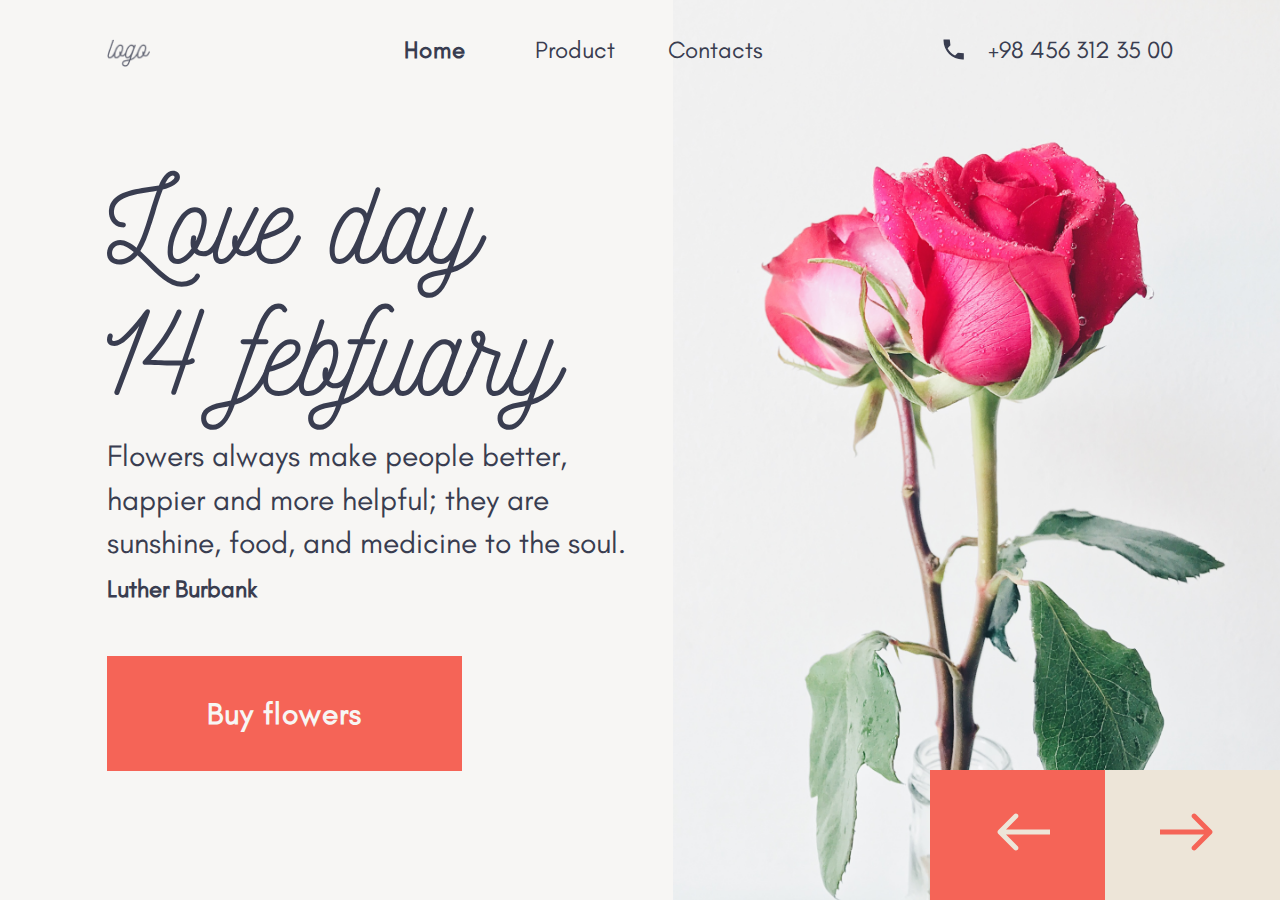
<file: index.html>
<!DOCTYPE html>
<html lang="en">
    <head>
        <meta charset="UTF-8">
        <meta name="viewport" content="width=device-width, initial-scale=1.0">
        <title>Flowerful Moments</title>
        <link property="stylesheet" rel="stylesheet" type="text/css" href="css/reset.css">
        <link property="stylesheet" rel="stylesheet" type="text/css" href="css/styles.css">
        <link rel="icon" href="images/logo.ico" type="image/x-icon">
        <link rel="canonical" href="http://flowerful-moments.com" />
    </head>
    <body class="page">
        <header class="header page__header">
            <div class="logo header__logo">
                <a href="index.html"><img class="logo__image" src="images/logo.png" alt="flowerful moments" /></a>
            </div>
            <nav class="nav header__nav">
                <ul class="nav__list">
                    <li class="nav__item nav__item--bold"><a class="nav__link" href="index.html">Home</a></li>
                    <li class="nav__item"><a class="nav__link" href="product.html">Product</a></li>
                    <li class="nav__item"><a class="nav__link" href="contacts.html">Contacts</a></li>
                </ul>
            </nav>
            <div class="phone header__phone">
                <a class="phone__link" href="tel:+984563123500"><svg class="phone__icon" width="21" height="21" viewBox="0 0 22 22" fill="none" xmlns="http://www.w3.org/2000/svg">
                    <path d="M21.8101 15.0367L15.584 14.325L12.6067 17.265C9.25287 15.5806 6.52682 12.8886 4.82109 9.57667L7.81012 6.625L7.08944 0.5H0.57974C-0.105492 12.3767 9.78311 22.1417 21.8101 21.465V15.0367Z" fill="#393D50"/>
                </svg>+98 456 312 35 00</a>
            </div>
        </header>
        <main class="main page__main">
            <div class="container main__container main__container--active">
                <div class="container-left container__container-left">
                    <div class="container-left__title">
                        <h2>Love day<br>14 febfuary</h2>
                    </div>
                    <p class="container-left__p">Flowers always make people better, happier and more helpful; they are sunshine, food, and medicine to the soul.<br><strong>Luther Burbank</strong></p>
                    <a class="container__link" href="product.html"><button type="button" name="buy" class="button container-left__button">Buy flowers</button></a>
                </div>
                <div class="container-right container__container-right">
                    <img class="container-right__image" src="images/main1.png" alt="roses" />
                </div>
            </div>
            <div class="container main__container">
                <div class="container-left container__container-left">
                    <div class="container-left__title">
                        <h2>We deliver<br>flowers</h2>
                    </div>
                    <p class="container-left__p">Want to make your love<br>sweet and enjoyable?<br>Order flower delivery with<br>a congratulation or recognition!</p>
                    <a class="container__link" href="#"><button type="button" name="about" class="button container-left__button">More details</button></a>
                </div>
                <div class="container-right container__container-right">
                    <img class="container-right__image" src="images/bouquet.png" alt="bouquet" />
                </div>
            </div>
            <div class="container main__container">
                <div class="container-left container__container-left">
                    <div class="container-left__title">
                        <h2>Reviews</h2>
                    </div>
                    <p class="container-left__p">“These guys are doing their job very well.<br>Delivery with branded chips<br>was remembered for a long time.”<br><strong>Den Begerson</strong></p>
                    <a class="container__link" href="#"><button type="button" name="more" class="button container-left__button">Read more</button></a>
                </div>
                <div class="container-right container__container-right">
                    <img class="container-right__image" src="images/roses.png" alt="review" />
                </div>
            </div>
        </main>
        <button  type="button" name="previous" class="left-arrow page__left-arrow" onclick="next(-1)"><svg width="53" height="38" viewBox="0 0 53 38" fill="none" xmlns="http://www.w3.org/2000/svg">
            <path d="M1.23223 17.2322C0.255924 18.2085 0.255924 19.7915 1.23223 20.7678L17.1421 36.6777C18.1184 37.654 19.7014 37.654 20.6777 36.6777C21.654 35.7014 21.654 34.1184 20.6777 33.1421L6.53553 19L20.6777 4.85787C21.654 3.88156 21.654 2.29864 20.6777 1.32233C19.7014 0.346023 18.1184 0.346023 17.1421 1.32233L1.23223 17.2322ZM53 16.5L3 16.5L3 21.5L53 21.5L53 16.5Z" fill="#EDE5D8"/></svg>
        </button>
        <button type="button" name="next" class="right-arrow page__right-arrow" onclick="next(1)"><svg width="53" height="38" viewBox="0 0 53 38" fill="none" xmlns="http://www.w3.org/2000/svg">
            <path d="M51.7678 17.2322C52.7441 18.2085 52.7441 19.7915 51.7678 20.7678L35.8579 36.6777C34.8816 37.654 33.2986 37.654 32.3223 36.6777C31.346 35.7014 31.346 34.1184 32.3223 33.1421L46.4645 19L32.3223 4.85786C31.346 3.88155 31.346 2.29864 32.3223 1.32233C33.2986 0.346017 34.8816 0.346017 35.8579 1.32233L51.7678 17.2322ZM-2.2466e-07 16.5L50 16.5L50 21.5L2.2466e-07 21.5L-2.2466e-07 16.5Z" fill="#F56457"/></svg>
        </button>
        <script src="js/slider.js"></script>
    </body>
</html>
</file>
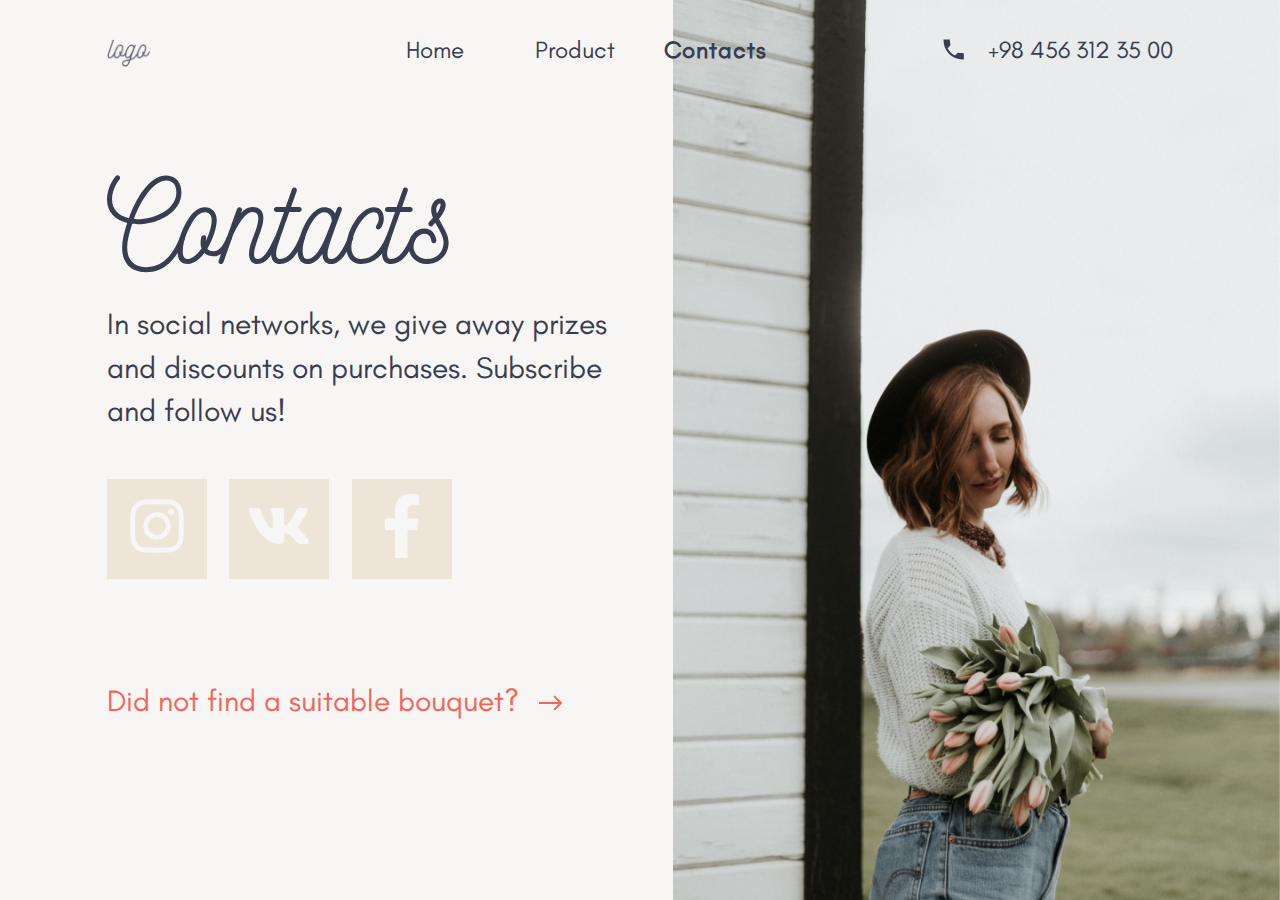
<file: contacts.html>
<!DOCTYPE html>
<html lang="en">
<head>
    <meta charset="UTF-8">
    <meta name="viewport" content="width=device-width, initial-scale=1.0">
    <title>Flowerful Moments</title>
    <link property="stylesheet" rel="stylesheet" type="text/css" href="css/reset.css">
    <link property="stylesheet" rel="stylesheet" type="text/css" href="css/styles.css">
    <link property="stylesheet" rel="stylesheet" type="text/css" href="css/contacts.css">
    <link rel="icon" href="images/logo.ico" type="image/x-icon">
    <link rel="canonical" href="http://flowerful-moments.com/contacts" />
</head>
<body class="page">
<header class="header page__header">
    <div class="logo header__logo">
        <a href="index.html"><img class="logo__image" src="images/logo.png" alt="flowerful moments" /></a>
    </div>
    <nav class="nav header__nav">
        <ul class="nav__list">
            <li class="nav__item"><a class="nav__link" href="index.html">Home</a></li>
            <li class="nav__item"><a class="nav__link" href="product.html">Product</a></li>
            <li class="nav__item nav__item--bold"><a class="nav__link" href="contacts.html">Contacts</a></li>
        </ul>
    </nav>
    <div class="phone header__phone">
        <a class="phone__link" href="tel:+984563123500"><svg class="phone__icon" width="21" height="21" viewBox="0 0 22 22" fill="none" xmlns="http://www.w3.org/2000/svg">
            <path d="M21.8101 15.0367L15.584 14.325L12.6067 17.265C9.25287 15.5806 6.52682 12.8886 4.82109 9.57667L7.81012 6.625L7.08944 0.5H0.57974C-0.105492 12.3767 9.78311 22.1417 21.8101 21.465V15.0367Z" fill="#393D50"/>
        </svg>+98 456 312 35 00</a>
    </div>
</header>
<main class="main page__main">
    <div class="container main__container main__container--active">
        <div class="container-left container__container-left">
            <div class="container-left__title">
                <h2>Contacts</h2>
            </div>
            <p class="container-left__p">In social networks, we give away prizes and discounts on purchases. Subscribe and follow us!</p>
            <div class="soc-net container-left__soc-net">
                <a href="#" class="soc-net__link"><button class="soc-net__btn" type="button" name="instagram"><svg width="54" height="54" viewBox="0 0 54 54" fill="none" xmlns="http://www.w3.org/2000/svg">
                    <path class="soc-net__icon" d="M41.24 9.56004C40.6071 9.56004 39.9884 9.74772 39.4622 10.0993C38.9359 10.451 38.5258 10.9507 38.2836 11.5355C38.0414 12.1202 37.978 12.7636 38.1015 13.3843C38.2249 14.0051 38.5297 14.5753 38.9772 15.0228C39.4248 15.4703 39.995 15.7751 40.6157 15.8986C41.2364 16.022 41.8798 15.9587 42.4646 15.7165C43.0493 15.4743 43.5491 15.0641 43.9007 14.5379C44.2523 14.0116 44.44 13.3929 44.44 12.76C44.44 11.9113 44.1028 11.0974 43.5027 10.4973C42.9026 9.89718 42.0887 9.56004 41.24 9.56004ZM53.5066 16.0134C53.4548 13.8008 53.0404 11.6118 52.28 9.53337C51.6019 7.75506 50.5466 6.14478 49.1866 4.81337C47.8662 3.44651 46.2521 2.39784 44.4666 1.74671C42.3937 0.963136 40.2022 0.539267 37.9866 0.493374C35.16 0.333374 34.2533 0.333374 27 0.333374C19.7466 0.333374 18.84 0.333374 16.0133 0.493374C13.7977 0.539267 11.6062 0.963136 9.53331 1.74671C7.75112 2.40444 6.13847 3.4522 4.81331 4.81337C3.44645 6.13385 2.39778 7.74788 1.74665 9.53337C0.963075 11.6063 0.539206 13.7978 0.493313 16.0134C0.333313 18.84 0.333313 19.7467 0.333313 27C0.333313 34.2534 0.333313 35.16 0.493313 37.9867C0.539206 40.2023 0.963075 42.3938 1.74665 44.4667C2.39778 46.2522 3.44645 47.8662 4.81331 49.1867C6.13847 50.5479 7.75112 51.5956 9.53331 52.2534C11.6062 53.0369 13.7977 53.4608 16.0133 53.5067C18.84 53.6667 19.7466 53.6667 27 53.6667C34.2533 53.6667 35.16 53.6667 37.9866 53.5067C40.2022 53.4608 42.3937 53.0369 44.4666 52.2534C46.2521 51.6022 47.8662 50.5536 49.1866 49.1867C50.5526 47.8603 51.6089 46.2486 52.28 44.4667C53.0404 42.3883 53.4548 40.1992 53.5066 37.9867C53.5066 35.16 53.6666 34.2534 53.6666 27C53.6666 19.7467 53.6666 18.84 53.5066 16.0134ZM48.7066 37.6667C48.6872 39.3594 48.3807 41.0366 47.8 42.6267C47.3742 43.7872 46.6903 44.8358 45.8 45.6934C44.935 46.5747 43.8886 47.2572 42.7333 47.6934C41.1432 48.2741 39.466 48.5806 37.7733 48.6C35.1067 48.7334 34.12 48.76 27.1066 48.76C20.0933 48.76 19.1066 48.76 16.44 48.6C14.6824 48.633 12.9322 48.3623 11.2666 47.8C10.1621 47.3416 9.1636 46.6608 8.33331 45.8C7.44822 44.9434 6.7729 43.8939 6.35998 42.7334C5.70893 41.1204 5.34783 39.4052 5.29331 37.6667C5.29331 35 5.13331 34.0134 5.13331 27C5.13331 19.9867 5.13331 19 5.29331 16.3334C5.30527 14.6029 5.62118 12.8879 6.22665 11.2667C6.69611 10.1411 7.41669 9.1378 8.33331 8.33337C9.14348 7.41649 10.1447 6.6883 11.2666 6.20004C12.8921 5.61349 14.6053 5.30692 16.3333 5.29337C19 5.29337 19.9866 5.13337 27 5.13337C34.0133 5.13337 35 5.13337 37.6666 5.29337C39.3594 5.31279 41.0365 5.61936 42.6266 6.20004C43.8385 6.64978 44.9261 7.38097 45.8 8.33337C46.6739 9.15252 47.3567 10.154 47.8 11.2667C48.3927 12.8905 48.6994 14.6048 48.7066 16.3334C48.84 19 48.8666 19.9867 48.8666 27C48.8666 34.0134 48.84 35 48.7066 37.6667ZM27 13.32C24.2955 13.3253 21.6532 14.1321 19.4071 15.6385C17.1609 17.1449 15.4117 19.2832 14.3803 21.7834C13.349 24.2835 13.0819 27.0333 13.6128 29.6852C14.1436 32.3371 15.4486 34.7721 17.3629 36.6827C19.2771 38.5932 21.7147 39.8934 24.3676 40.4191C27.0205 40.9448 29.7698 40.6723 32.2679 39.6361C34.766 38.6 36.901 36.8465 38.403 34.5975C39.905 32.3484 40.7066 29.7046 40.7066 27C40.7102 25.2003 40.3579 23.4177 39.67 21.7546C38.982 20.0915 37.9721 18.5809 36.6983 17.3095C35.4245 16.0382 33.9118 15.0312 32.2474 14.3465C30.583 13.6619 28.7997 13.313 27 13.32ZM27 35.88C25.2437 35.88 23.5268 35.3592 22.0665 34.3835C20.6062 33.4077 19.468 32.0209 18.7959 30.3983C18.1238 28.7757 17.948 26.9902 18.2906 25.2676C18.6332 23.5451 19.479 21.9628 20.7209 20.7209C21.9628 19.479 23.545 18.6333 25.2676 18.2907C26.9901 17.948 28.7756 18.1239 30.3982 18.796C32.0208 19.4681 33.4077 20.6063 34.3834 22.0666C35.3592 23.5269 35.88 25.2437 35.88 27C35.88 28.1662 35.6503 29.3209 35.204 30.3983C34.7578 31.4756 34.1037 32.4546 33.2791 33.2792C32.4545 34.1037 31.4756 34.7578 30.3982 35.2041C29.3208 35.6504 28.1661 35.88 27 35.88Z" fill="#F7F6F4" />
                </svg></button></a>
                <a href="#" class="soc-net__link"><button class="soc-net__btn" type="button" name="vkontakte"><svg width="60" height="36" viewBox="0 0 60 36" fill="none" xmlns="http://www.w3.org/2000/svg">
                    <path class="soc-net__icon" fill-rule="evenodd" clip-rule="evenodd" d="M58.5875 2.5C59.0325 1.09 58.5875 0.0649996 56.6188 0.0649996H50.0725C48.4212 0.0649996 47.6587 0.9625 47.2137 1.9225C47.2137 1.9225 43.8462 10.1225 39.1437 15.4387C37.6187 16.9762 36.92 17.4888 36.0938 17.4888C35.6488 17.4888 35.0762 16.9762 35.0762 15.5675V2.43375C35.0762 0.76875 34.5687 0 33.17 0H22.875C21.8575 0 21.2225 0.76875 21.2225 1.5375C21.2225 3.13875 23.5737 3.52375 23.8275 8.0075V17.75C23.8275 19.8638 23.4525 20.25 22.62 20.25C20.3963 20.25 14.995 11.9862 11.755 2.57C11.125 0.705 10.485 0 8.8325 0H2.22375C0.3175 0 0 0.89625 0 1.8575C0 3.5875 2.22375 12.2988 10.3575 23.8288C15.7587 31.7038 23.4475 35.9362 30.3737 35.9362C34.5687 35.9362 35.0762 34.975 35.0762 33.3737V27.4162C35.0762 25.495 35.4575 25.175 36.7925 25.175C37.745 25.175 39.4613 25.6863 43.3375 29.4663C47.785 33.95 48.5475 36 51.0262 36H57.5713C59.4775 36 60.3675 35.0387 59.8587 33.1813C59.2875 31.3238 57.1263 28.6338 54.33 25.4313C52.805 23.6388 50.5175 21.6525 49.8187 20.6912C48.8662 19.41 49.12 18.8975 49.8187 17.745C49.755 17.745 57.7625 6.3425 58.5875 2.495" fill="#F7F6F4"/>
                </svg>
                </button></a>
                <a href="#" class="soc-net__link"><button class="soc-net__btn" type="button" name="facebook"><svg width="36" height="64" viewBox="0 0 36 64" fill="none" xmlns="http://www.w3.org/2000/svg">
                <path class="soc-net__icon" d="M32.8921 36L34.6701 24.418H23.5561V16.902C23.5561 13.734 25.1081 10.644 30.0861 10.644H35.1381V0.783953C35.1381 0.783953 30.5541 0.00195312 26.1701 0.00195312C17.0181 0.00195312 11.0361 5.54995 11.0361 15.592V24.42H0.862061V36.002H11.0361V64.002H23.5561V36.002L32.8921 36Z" fill="#F7F6F4"/>
            </svg></button></a>
            </div>
            <p class="container-left__p container-left__p--orange" onclick="next(1)">Did not find a suitable bouquet?<svg class="p-arrow" width="23" height="16" viewBox="0 0 23 16" fill="none" xmlns="http://www.w3.org/2000/svg">
<path d="M22.7071 8.70711C23.0976 8.31658 23.0976 7.68342 22.7071 7.29289L16.3431 0.928932C15.9526 0.538408 15.3195 0.538408 14.9289 0.928932C14.5384 1.31946 14.5384 1.95262 14.9289 2.34315L20.5858 8L14.9289 13.6569C14.5384 14.0474 14.5384 14.6805 14.9289 15.0711C15.3195 15.4616 15.9526 15.4616 16.3431 15.0711L22.7071 8.70711ZM0 9L22 9V7L0 7L0 9Z" fill="#F56457"/>
</svg></p>

        </div>
        <div class="container-right container__container-right">
            <img class="container-right__image" src="images/contacts.png" alt="contacts" />
        </div>
    </div>
    <div class="container main__container">
        <div class="container-left container__container-left">
            <div class="container-left__title">
                <h2>Call back</h2>
            </div>
            <p class="container-left__p">A mini bouquet, in honor of February 14, will give your loved ones a lot of smiles.</p>
            <a class="container__link" href="#"><button class="button container-left__button">Buy flowers</button></a>
        </div>
        <div class="container-right container__container-right">
            <img class="container-right__image" src="images/call-back.png" alt="call-back" />
        </div>
        <button type="button" name="back" class="left-arrow page__left-arrow" onclick="next(-1)"><svg width="53" height="38" viewBox="0 0 53 38" fill="none" xmlns="http://www.w3.org/2000/svg">
            <path d="M1.23223 17.2322C0.255924 18.2085 0.255924 19.7915 1.23223 20.7678L17.1421 36.6777C18.1184 37.654 19.7014 37.654 20.6777 36.6777C21.654 35.7014 21.654 34.1184 20.6777 33.1421L6.53553 19L20.6777 4.85787C21.654 3.88156 21.654 2.29864 20.6777 1.32233C19.7014 0.346023 18.1184 0.346023 17.1421 1.32233L1.23223 17.2322ZM53 16.5L3 16.5L3 21.5L53 21.5L53 16.5Z" fill="#EDE5D8"/></svg>
        </button>
    </div>
</main>

<script src="js/slider.js"></script>
</body>
</html>
</file>
<file: css/styles.css>
.page{
    max-width: 1440px;
    margin: 0 auto;
    height: 100vh;
    background-color: #EDE5D8;
    box-sizing: border-box;
}
.page .page__header{
    padding: 36px 8.33% 0;
    position: absolute;
    z-index: 10;
}
.page .page__main{position: absolute;left: 0;top: 0;bottom: 0;right: 0;}
.page__left-arrow{padding-left: 12px;position: absolute;bottom: 0;right: 175px;}
.page__right-arrow{padding-right: 12px;position: absolute;right: 0;bottom: 0;}
.header{
    width: 100%;
    box-sizing: border-box;
    display: flex;
    justify-content: space-between;
}
.header .header__logo{
}
.header .header__nav{
}
.header .header__phone{
}
.logo{
    width: 100px;
}
.logo .logo__image{
    width: 43px;
    vertical-align: middle;
}
.nav{
}
.nav .nav__list{
    display: flex;
    justify-content: space-around;
    width: 420px;
}
.nav .nav__item{
    width: 33%;
    text-align: center;
}
.nav .nav__item:hover{
    font-weight: 700;
    letter-spacing: 1px;
}
.nav__item--bold{
    font-weight: 700;
    letter-spacing: 1px;
}
.nav .nav__link{
}
.phone{}
.phone .phone__link{
    text-decoration: none;
    color: #393D50;
}
.phone .phone__icon{
    padding-right: 24px;
    position: relative;
    top: 2px;
}



.main{
}
.main .main__container{position: absolute;top: 0;bottom: 0;left: 0;right: 0;}
.main .main__container--active{display: block;}
.container{background-color: #F7F6F4;display: none;}
.container .container__container-left{
    position: absolute;
    top: 0;
    bottom: 0;
    left: 0;
    right: 47.43%;
    padding-left: 8.33%;
    padding-top: 150px;
    padding-bottom: 130px;
    padding-right: 2%;
}
.container .container__container-right{
    position: absolute;top: 0;bottom: 0;right: 0;left: 52.57%;
}
.container-left{
    display: flex;
    flex-direction: column;
}
.container-left__title{
    margin-bottom: 20px;
}
.container-left__p{
    line-height: 145%;
    font-size: 30px;
    margin-bottom: 46px;
}
.container-left__buttons{display: flex;justify-content: space-between;}
.container-left .container-left__button{
}
.container__link{
    width: fit-content;
}
.button{padding: 40px 100px;font-size: 30px;background-color: #F56457;color: #F7F6F4;font-weight: bold;letter-spacing: 1px;line-height: 117%;}
.container-right{
}
.container-right__image{
    position: absolute;
    height: 100vh;
    width: 100%;
    object-fit: cover;
    object-position: center;
}
.left-arrow{
    width: 175px;
    height: 130px;
    background-color: #F56457;
    border: none;
    }
.left-arrow:hover{
    padding-left: 0;
    transition: background-color 0.1s linear;
}
.left-arrow:active{
    padding-left: 0;
    background-color: rgba(245, 100, 87, 0.2);
}
.right-arrow{
    width: 175px;
    height: 130px;
    background-color: #EDE5D8;
    border: none;
}
.right-arrow:hover{
    padding-right: 0;
    transition: background-color 0.1s linear;
}
.right-arrow:active{
    padding-right: 0;
    background-color: rgba(245, 100, 87, 0.8);
}

@media (max-width: 1200px){
    .nav .nav__list{
        width: 320px;
    }
    .phone .phone__icon{
        padding-right: 12px;
    }
    .page__left-arrow{
        right: 130px;
    }
    .container-left__p{
        font-size: 24px;
    }
    .button{
        padding: 30px 80px;
    }
    .left-arrow{
        width: 130px;
        height: 100px;
    }
    .right-arrow{
        width: 130px;
        height: 100px;
    }
}

@media (min-height: 1000px){
    .container-left__title{
        margin-top: 30%;
        margin-bottom: 5%;
    }
    .container-left__p{
        margin-bottom: 15%;
    }
}
</file>
<file: css/contacts.css>
.container-left .container-left__soc-net{}
.soc-net{
    display: flex;
    justify-content: space-between;
    width: 63.93%;
    margin-bottom: 100px;
}
.soc-net__btn{
    background-color: #EDE5D8;
    width: 100px;
    height: 100px;
    color: #F7F6F4;
}
.soc-net__btn:hover .soc-net__icon{
    fill: #F56457;
}
.container-left__p--orange{
    color: #F56457;
    cursor: pointer;
}
.p-arrow{
    padding-left: 20px;
}
.page__left-arrow{
    left: 52.57%;
}
</file>
